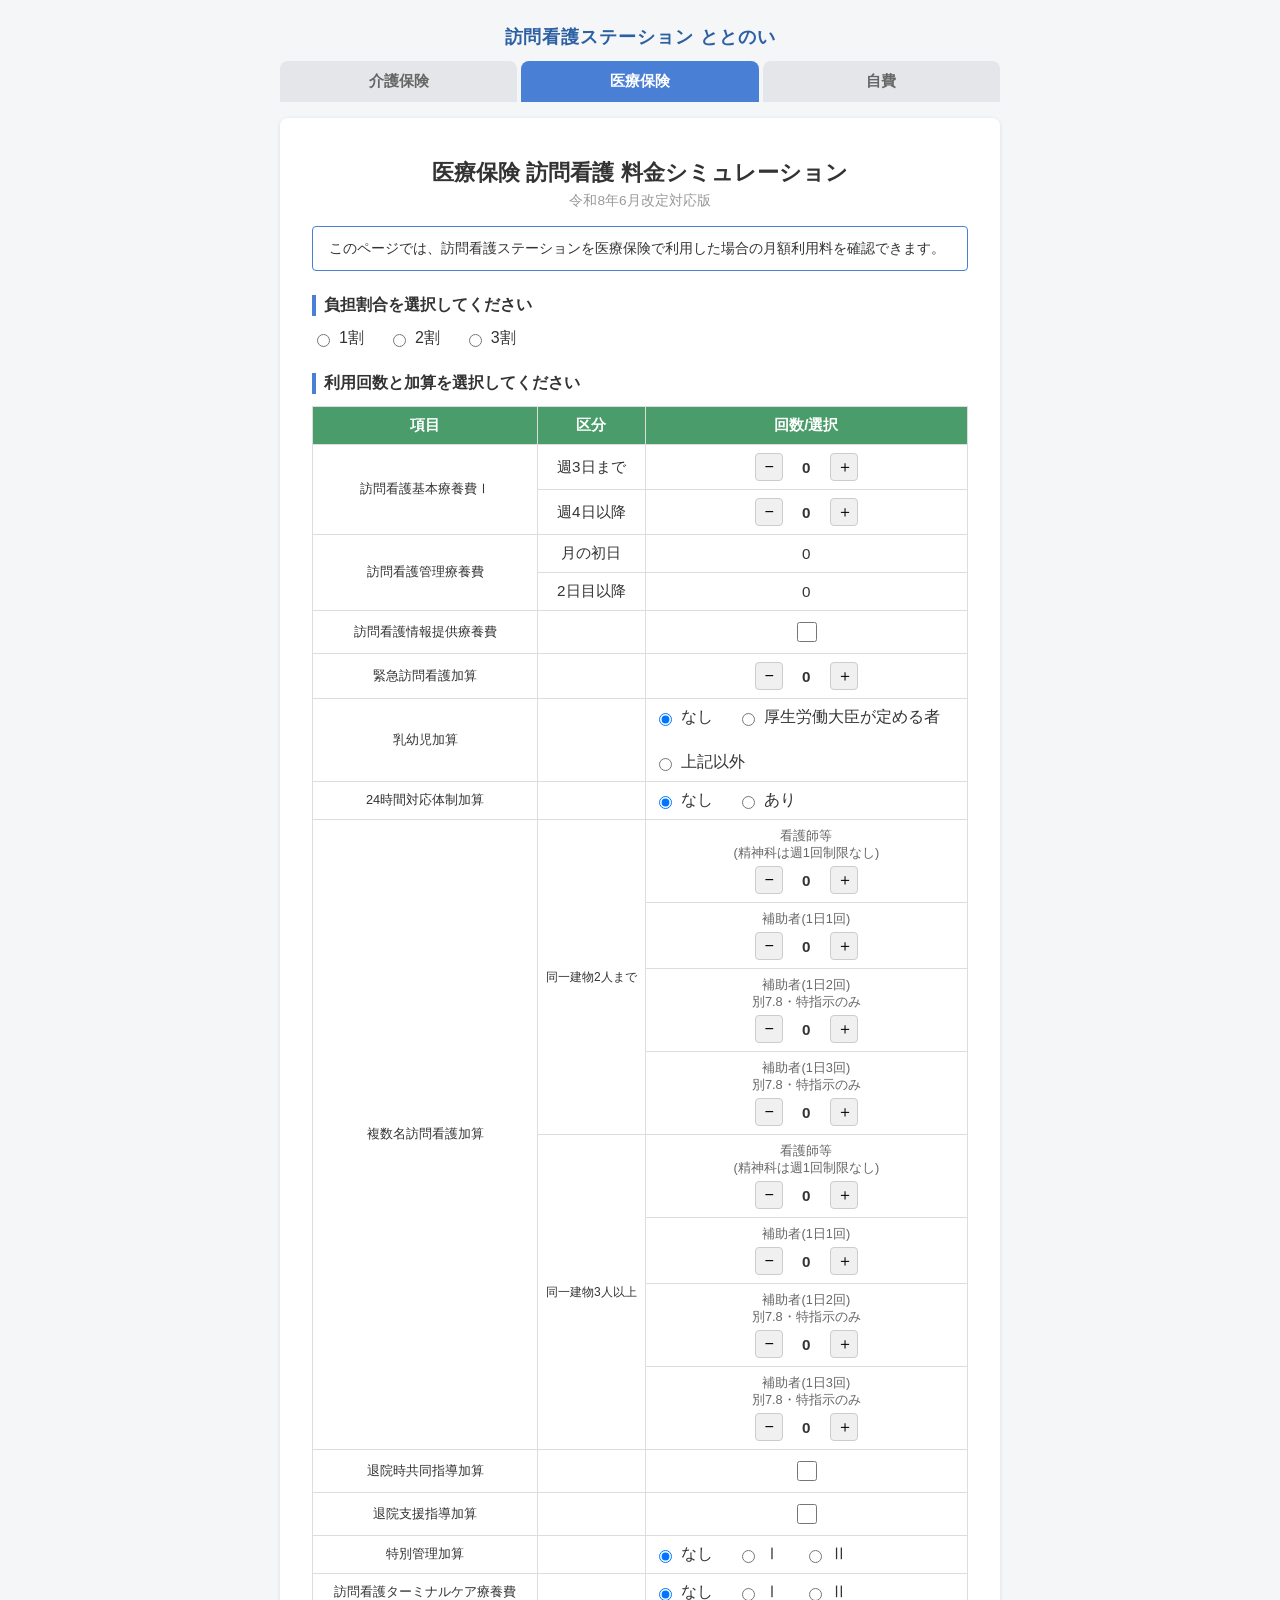
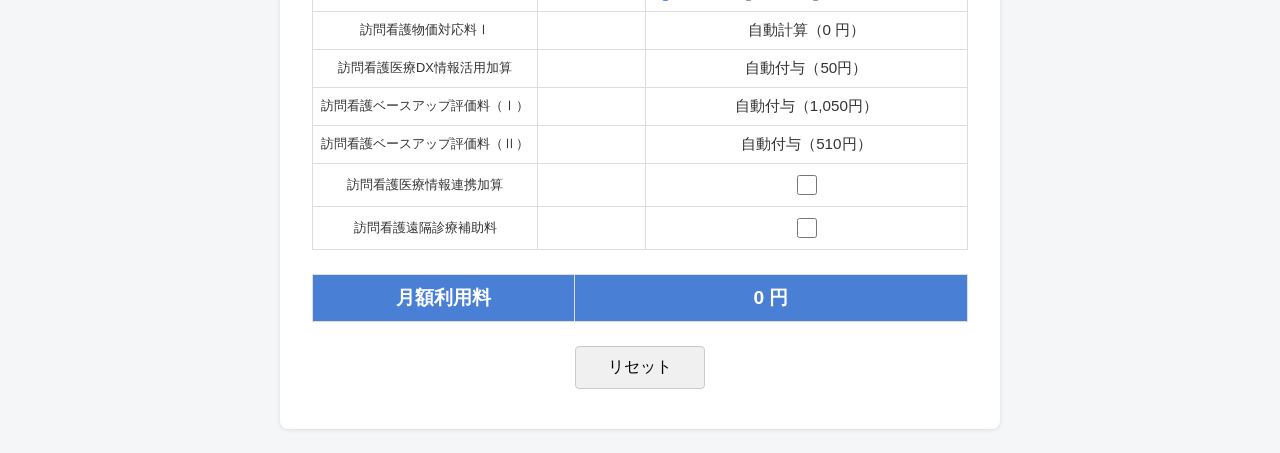
<file: iryouhoken/index.html>
<!DOCTYPE html>
<html lang="ja">
<head>
  <meta charset="UTF-8">
  <meta name="viewport" content="width=device-width, initial-scale=1.0">
  <title>医療保険 訪問看護 料金シミュレーション｜訪問看護ステーションととのい</title>
  <link rel="stylesheet" href="../shared/tabs.css">
  <link rel="stylesheet" href="style.css">
</head>
<body>
  <header class="site-header">
    <p class="site-name">訪問看護ステーション ととのい</p>
  </header>
  <nav class="tab-nav">
    <a href="../kaigo-houmonkango/" class="tab-nav-item">介護保険</a>
    <a href="../iryouhoken/" class="tab-nav-item active">医療保険</a>
    <a href="../jihi/" class="tab-nav-item">自費</a>
  </nav>
  <div class="container">
    <h1>医療保険 訪問看護 料金シミュレーション</h1>
    <p class="subtitle">令和8年6月改定対応版</p>

    <p class="description">
      このページでは、訪問看護ステーションを医療保険で利用した場合の月額利用料を確認できます。
    </p>

    <section class="section">
      <h2>負担割合を選択してください</h2>
      <div class="radio-group" id="futan-group">
        <label><input type="radio" name="futan" value="1"> 1割</label>
        <label><input type="radio" name="futan" value="2"> 2割</label>
        <label><input type="radio" name="futan" value="3"> 3割</label>
      </div>
    </section>

    <section class="section">
      <h2>利用回数と加算を選択してください</h2>
      <div class="table-scroll">
      <table class="ryoukin-table">
        <thead>
          <tr>
            <th>項目</th>
            <th>区分</th>
            <th>回数/選択</th>
          </tr>
        </thead>
        <tbody>
          <tr>
            <td class="item-name" rowspan="2">訪問看護基本療養費Ⅰ</td>
            <td>週3日まで</td>
            <td><div class="counter" data-key="shukan3"><button type="button" class="minus">−</button><span class="count">0</span><button type="button" class="plus">＋</button></div></td>
          </tr>
          <tr>
            <td>週4日以降</td>
            <td><div class="counter" data-key="shukan4"><button type="button" class="minus">−</button><span class="count">0</span><button type="button" class="plus">＋</button></div></td>
          </tr>
          <tr>
            <td class="item-name" rowspan="2">訪問看護管理療養費</td>
            <td>月の初日</td>
            <td><span id="kanri-shonichi-kaisuu">0</span></td>
          </tr>
          <tr>
            <td>2日目以降</td>
            <td><span id="kanri-2kaime-kaisuu">0</span></td>
          </tr>
          <tr>
            <td class="item-name">訪問看護情報提供療養費</td>
            <td></td>
            <td><input type="checkbox" id="jouhou-teikyou" class="kasan-checkbox"></td>
          </tr>
          <tr>
            <td class="item-name">緊急訪問看護加算</td>
            <td></td>
            <td><div class="counter" data-key="kinkyuu"><button type="button" class="minus">−</button><span class="count">0</span><button type="button" class="plus">＋</button></div></td>
          </tr>
          <tr>
            <td class="item-name">乳幼児加算</td>
            <td></td>
            <td>
              <div class="radio-group">
                <label><input type="radio" name="nyuuyouji" value="nashi" checked> なし</label>
                <label><input type="radio" name="nyuuyouji" value="daijin"> 厚生労働大臣が定める者</label>
                <label><input type="radio" name="nyuuyouji" value="sonota"> 上記以外</label>
              </div>
            </td>
          </tr>
          <tr>
            <td class="item-name">24時間対応体制加算</td>
            <td></td>
            <td>
              <div class="radio-group">
                <label><input type="radio" name="taiou24" value="nashi" checked> なし</label>
                <label><input type="radio" name="taiou24" value="ari"> あり</label>
              </div>
            </td>
          </tr>
          <tr>
            <td class="item-name" rowspan="8">複数名訪問看護加算</td>
            <td class="sub-label" rowspan="4">同一建物2人まで</td>
            <td><span class="counter-label">看護師等<br>(精神科は週1回制限なし)</span><div class="counter" data-key="fukusuumei_nin2_kangoshi"><button type="button" class="minus">−</button><span class="count">0</span><button type="button" class="plus">＋</button></div></td>
          </tr>
          <tr>
            <td><span class="counter-label">補助者(1日1回)</span><div class="counter" data-key="fukusuumei_nin2_hojo_1"><button type="button" class="minus">−</button><span class="count">0</span><button type="button" class="plus">＋</button></div></td>
          </tr>
          <tr>
            <td><span class="counter-label">補助者(1日2回)<br>別7.8・特指示のみ</span><div class="counter" data-key="fukusuumei_nin2_hojo_2"><button type="button" class="minus">−</button><span class="count">0</span><button type="button" class="plus">＋</button></div></td>
          </tr>
          <tr>
            <td><span class="counter-label">補助者(1日3回)<br>別7.8・特指示のみ</span><div class="counter" data-key="fukusuumei_nin2_hojo_3"><button type="button" class="minus">−</button><span class="count">0</span><button type="button" class="plus">＋</button></div></td>
          </tr>
          <tr>
            <td class="sub-label" rowspan="4">同一建物3人以上</td>
            <td><span class="counter-label">看護師等<br>(精神科は週1回制限なし)</span><div class="counter" data-key="fukusuumei_nin3_kangoshi"><button type="button" class="minus">−</button><span class="count">0</span><button type="button" class="plus">＋</button></div></td>
          </tr>
          <tr>
            <td><span class="counter-label">補助者(1日1回)</span><div class="counter" data-key="fukusuumei_nin3_hojo_1"><button type="button" class="minus">−</button><span class="count">0</span><button type="button" class="plus">＋</button></div></td>
          </tr>
          <tr>
            <td><span class="counter-label">補助者(1日2回)<br>別7.8・特指示のみ</span><div class="counter" data-key="fukusuumei_nin3_hojo_2"><button type="button" class="minus">−</button><span class="count">0</span><button type="button" class="plus">＋</button></div></td>
          </tr>
          <tr>
            <td><span class="counter-label">補助者(1日3回)<br>別7.8・特指示のみ</span><div class="counter" data-key="fukusuumei_nin3_hojo_3"><button type="button" class="minus">−</button><span class="count">0</span><button type="button" class="plus">＋</button></div></td>
          </tr>
          <tr>
            <td class="item-name">退院時共同指導加算</td>
            <td></td>
            <td><input type="checkbox" id="taiin-kyodo" class="kasan-checkbox"></td>
          </tr>
          <tr>
            <td class="item-name">退院支援指導加算</td>
            <td></td>
            <td><input type="checkbox" id="taiin-shien" class="kasan-checkbox"></td>
          </tr>
          <tr>
            <td class="item-name">特別管理加算</td>
            <td></td>
            <td>
              <div class="radio-group">
                <label><input type="radio" name="tokubetsu_kanri" value="nashi" checked> なし</label>
                <label><input type="radio" name="tokubetsu_kanri" value="I"> Ⅰ</label>
                <label><input type="radio" name="tokubetsu_kanri" value="II"> Ⅱ</label>
              </div>
            </td>
          </tr>
          <tr>
            <td class="item-name">訪問看護ターミナルケア療養費</td>
            <td></td>
            <td>
              <div class="radio-group">
                <label><input type="radio" name="terminal_care" value="nashi" checked> なし</label>
                <label><input type="radio" name="terminal_care" value="1"> Ⅰ</label>
                <label><input type="radio" name="terminal_care" value="2"> Ⅱ</label>
              </div>
            </td>
          </tr>
          <tr>
            <td class="item-name">訪問看護物価対応料Ⅰ</td>
            <td></td>
            <td>自動計算（<span id="bukka-yen">0</span> 円）</td>
          </tr>
          <tr>
            <td class="item-name">訪問看護医療DX情報活用加算</td>
            <td></td>
            <td>自動付与（<span id="iryou-dx-yen">0</span>円）</td>
          </tr>
          <tr>
            <td class="item-name">訪問看護ベースアップ評価料（Ⅰ）</td>
            <td></td>
            <td>自動付与（<span id="base-up-1-yen">0</span>円）</td>
          </tr>
          <tr>
            <td class="item-name">訪問看護ベースアップ評価料（Ⅱ）</td>
            <td></td>
            <td>自動付与（<span id="base-up-2-yen">0</span>円）</td>
          </tr>
          <tr>
            <td class="item-name">訪問看護医療情報連携加算</td>
            <td></td>
            <td><input type="checkbox" id="iryou-jouhou-renkei" class="kasan-checkbox"></td>
          </tr>
          <tr>
            <td class="item-name">訪問看護遠隔診療補助料</td>
            <td></td>
            <td><input type="checkbox" id="renkei-shinryo-hojo" class="kasan-checkbox"></td>
          </tr>
        </tbody>
      </table>
      </div>
    </section>

    <section class="section result">
      <table class="result-table">
        <tr class="total-row">
          <th>月額利用料</th>
          <td><span id="total-yen">0</span> 円</td>
        </tr>
      </table>
    </section>

    <button type="button" id="reset-btn" class="reset-btn">リセット</button>
  </div>

  <script src="data.js"></script>
  <script src="script.js"></script>
</body>
</html>
</file>
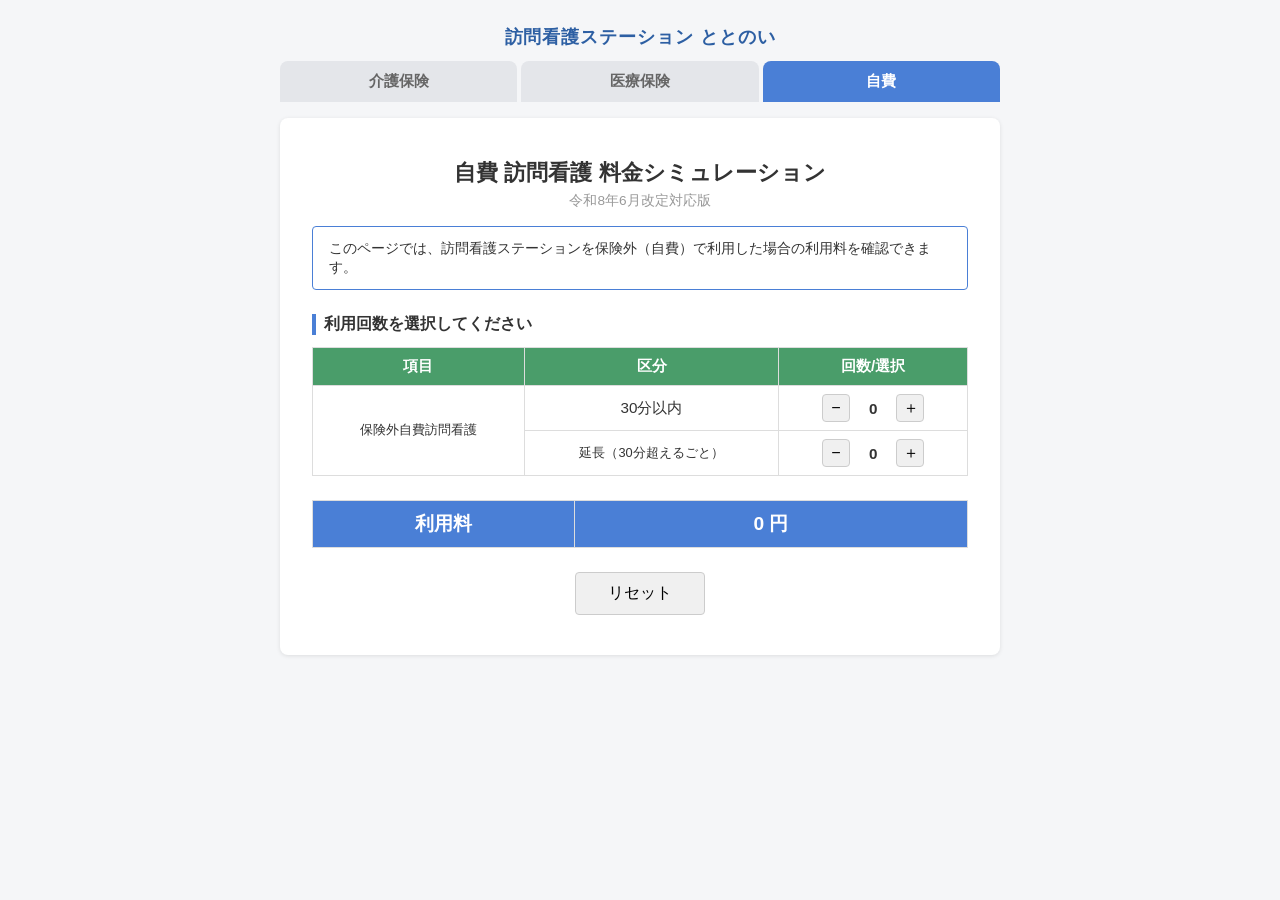
<file: jihi/index.html>
<!DOCTYPE html>
<html lang="ja">
<head>
  <meta charset="UTF-8">
  <meta name="viewport" content="width=device-width, initial-scale=1.0">
  <title>自費 訪問看護 料金シミュレーション｜訪問看護ステーションととのい</title>
  <link rel="stylesheet" href="../shared/tabs.css">
  <link rel="stylesheet" href="style.css">
</head>
<body>
  <header class="site-header">
    <p class="site-name">訪問看護ステーション ととのい</p>
  </header>
  <nav class="tab-nav">
    <a href="../kaigo-houmonkango/" class="tab-nav-item">介護保険</a>
    <a href="../iryouhoken/" class="tab-nav-item">医療保険</a>
    <a href="../jihi/" class="tab-nav-item active">自費</a>
  </nav>
  <div class="container">
    <h1>自費 訪問看護 料金シミュレーション</h1>
    <p class="subtitle">令和8年6月改定対応版</p>

    <p class="description">
      このページでは、訪問看護ステーションを保険外（自費）で利用した場合の利用料を確認できます。
    </p>

    <section class="section">
      <h2>利用回数を選択してください</h2>
      <div class="table-scroll">
      <table class="ryoukin-table">
        <thead>
          <tr>
            <th>項目</th>
            <th>区分</th>
            <th>回数/選択</th>
          </tr>
        </thead>
        <tbody>
          <tr>
            <td rowspan="2">保険外自費訪問看護</td>
            <td>30分以内</td>
            <td><div class="counter" data-key="base_30min"><button type="button" class="minus">−</button><span class="count">0</span><button type="button" class="plus">＋</button></div></td>
          </tr>
          <tr>
            <td>延長（30分超えるごと）</td>
            <td><div class="counter" data-key="extension_30min"><button type="button" class="minus">−</button><span class="count">0</span><button type="button" class="plus">＋</button></div></td>
          </tr>
        </tbody>
      </table>
      </div>
    </section>

    <section class="section result">
      <table class="result-table">
        <tr class="total-row">
          <th>利用料</th>
          <td><span id="total-yen">0</span> 円</td>
        </tr>
      </table>
    </section>

    <button type="button" id="reset-btn" class="reset-btn">リセット</button>
  </div>

  <script src="data.js"></script>
  <script src="script.js"></script>
</body>
</html>
</file>
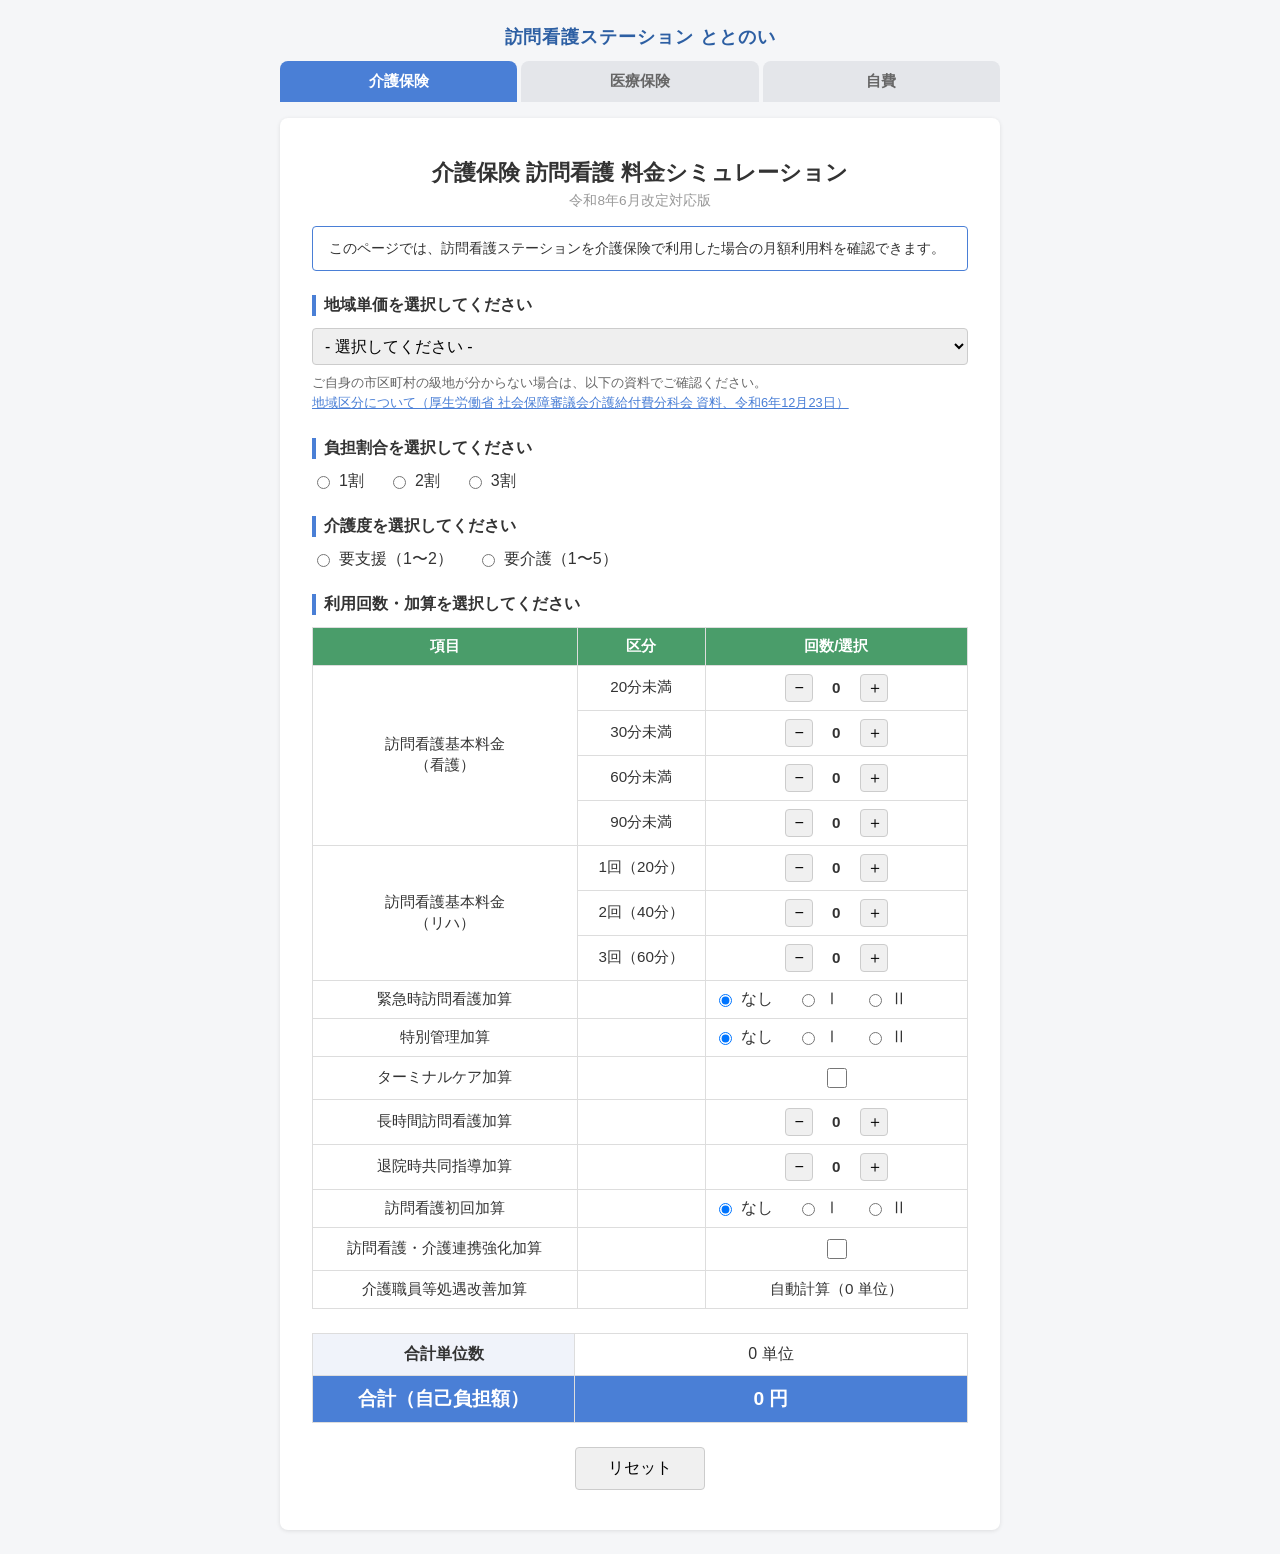
<file: kaigo-houmonkango/index.html>
<!DOCTYPE html>
<html lang="ja">
<head>
  <meta charset="UTF-8">
  <meta name="viewport" content="width=device-width, initial-scale=1.0">
  <title>介護保険 訪問看護 料金シミュレーション｜訪問看護ステーションととのい</title>
  <link rel="stylesheet" href="../shared/tabs.css">
  <link rel="stylesheet" href="style.css">
</head>
<body>
  <header class="site-header">
    <p class="site-name">訪問看護ステーション ととのい</p>
  </header>
  <nav class="tab-nav">
    <a href="../kaigo-houmonkango/" class="tab-nav-item active">介護保険</a>
    <a href="../iryouhoken/" class="tab-nav-item">医療保険</a>
    <a href="../jihi/" class="tab-nav-item">自費</a>
  </nav>
  <div class="container">
    <h1>介護保険 訪問看護 料金シミュレーション</h1>
    <p class="subtitle">令和8年6月改定対応版</p>

    <p class="description">
      このページでは、訪問看護ステーションを介護保険で利用した場合の月額利用料を確認できます。
    </p>

    <section class="section">
      <h2>地域単価を選択してください</h2>
      <select id="chiiki">
        <option value="">- 選択してください -</option>
      </select>
      <p class="chiiki-help">
        ご自身の市区町村の級地が分からない場合は、以下の資料でご確認ください。
        <br>
        <a href="https://www.mhlw.go.jp/content/12300000/001477917.pdf" target="_blank" rel="noopener noreferrer">地域区分について（厚生労働省 社会保障審議会介護給付費分科会 資料、令和6年12月23日）</a>
      </p>
    </section>

    <section class="section">
      <h2>負担割合を選択してください</h2>
      <div class="radio-group" id="futan-group">
        <label><input type="radio" name="futan" value="1"> 1割</label>
        <label><input type="radio" name="futan" value="2"> 2割</label>
        <label><input type="radio" name="futan" value="3"> 3割</label>
      </div>
    </section>

    <section class="section">
      <h2>介護度を選択してください</h2>
      <div class="radio-group" id="kaigodo-group">
        <label><input type="radio" name="kaigodo" value="yoshien"> 要支援（1〜2）</label>
        <label><input type="radio" name="kaigodo" value="yokaigo"> 要介護（1〜5）</label>
      </div>
    </section>

    <section class="section">
      <h2>利用回数・加算を選択してください</h2>
      <div class="table-scroll">
      <table class="ryoukin-table">
        <thead>
          <tr>
            <th>項目</th>
            <th>区分</th>
            <th>回数/選択</th>
          </tr>
        </thead>
        <tbody>
          <tr>
            <td rowspan="4">訪問看護基本料金<br>（看護）</td>
            <td>20分未満</td>
            <td><div class="counter" data-key="kango_under20"><button type="button" class="minus">−</button><span class="count">0</span><button type="button" class="plus">＋</button></div></td>
          </tr>
          <tr>
            <td>30分未満</td>
            <td><div class="counter" data-key="kango_under30"><button type="button" class="minus">−</button><span class="count">0</span><button type="button" class="plus">＋</button></div></td>
          </tr>
          <tr>
            <td>60分未満</td>
            <td><div class="counter" data-key="kango_under60"><button type="button" class="minus">−</button><span class="count">0</span><button type="button" class="plus">＋</button></div></td>
          </tr>
          <tr>
            <td>90分未満</td>
            <td><div class="counter" data-key="kango_under90"><button type="button" class="minus">−</button><span class="count">0</span><button type="button" class="plus">＋</button></div></td>
          </tr>
          <tr>
            <td rowspan="3">訪問看護基本料金<br>（リハ）</td>
            <td>1回（20分）</td>
            <td><div class="counter" data-key="riha_1"><button type="button" class="minus">−</button><span class="count">0</span><button type="button" class="plus">＋</button></div></td>
          </tr>
          <tr>
            <td>2回（40分）</td>
            <td><div class="counter" data-key="riha_2"><button type="button" class="minus">−</button><span class="count">0</span><button type="button" class="plus">＋</button></div></td>
          </tr>
          <tr>
            <td>3回（60分）</td>
            <td><div class="counter" data-key="riha_3"><button type="button" class="minus">−</button><span class="count">0</span><button type="button" class="plus">＋</button></div></td>
          </tr>
          <tr>
            <td>緊急時訪問看護加算</td>
            <td></td>
            <td>
              <div class="radio-group">
                <label><input type="radio" name="kinkyuji" value="nashi" checked> なし</label>
                <label><input type="radio" name="kinkyuji" value="I"> Ⅰ</label>
                <label><input type="radio" name="kinkyuji" value="II"> Ⅱ</label>
              </div>
            </td>
          </tr>
          <tr>
            <td>特別管理加算</td>
            <td></td>
            <td>
              <div class="radio-group">
                <label><input type="radio" name="tokubetsu_kanri" value="nashi" checked> なし</label>
                <label><input type="radio" name="tokubetsu_kanri" value="I"> Ⅰ</label>
                <label><input type="radio" name="tokubetsu_kanri" value="II"> Ⅱ</label>
              </div>
            </td>
          </tr>
          <tr>
            <td>ターミナルケア加算</td>
            <td></td>
            <td><input type="checkbox" id="terminal-care" class="kasan-checkbox"></td>
          </tr>
          <tr>
            <td>長時間訪問看護加算</td>
            <td></td>
            <td><div class="counter" data-key="chojikan"><button type="button" class="minus">−</button><span class="count">0</span><button type="button" class="plus">＋</button></div></td>
          </tr>
          <tr>
            <td>退院時共同指導加算</td>
            <td></td>
            <td><div class="counter" data-key="taiin_kyodo"><button type="button" class="minus">−</button><span class="count">0</span><button type="button" class="plus">＋</button></div></td>
          </tr>
          <tr>
            <td>訪問看護初回加算</td>
            <td></td>
            <td>
              <div class="radio-group">
                <label><input type="radio" name="shokai" value="nashi" checked> なし</label>
                <label><input type="radio" name="shokai" value="I"> Ⅰ</label>
                <label><input type="radio" name="shokai" value="II"> Ⅱ</label>
              </div>
            </td>
          </tr>
          <tr>
            <td>訪問看護・介護連携強化加算</td>
            <td></td>
            <td><input type="checkbox" id="renkei-kyoka" class="kasan-checkbox"></td>
          </tr>
          <tr>
            <td>介護職員等処遇改善加算</td>
            <td></td>
            <td>自動計算（<span id="shogu-units">0</span> 単位）</td>
          </tr>
        </tbody>
      </table>
      </div>
    </section>

    <section class="section result">
      <table class="result-table">
        <tr>
          <th>合計単位数</th>
          <td><span id="total-units">0</span> 単位</td>
        </tr>
        <tr class="total-row">
          <th>合計（自己負担額）</th>
          <td><span id="total-yen">0</span> 円</td>
        </tr>
      </table>
    </section>

    <button type="button" id="reset-btn" class="reset-btn">リセット</button>
  </div>

  <script src="data.js"></script>
  <script src="script.js"></script>
</body>
</html>
</file>
<file: shared/tabs.css>
.site-header {
  max-width: 720px;
  margin: 0 auto 12px;
  text-align: center;
}

.site-name {
  margin: 0;
  font-size: 1.15rem;
  font-weight: bold;
  color: #2d5fa3;
  letter-spacing: 0.05em;
}

.tab-nav {
  display: flex;
  max-width: 720px;
  margin: 0 auto 16px;
  gap: 4px;
}

.tab-nav-item {
  flex: 1;
  text-align: center;
  padding: 10px;
  text-decoration: none;
  font-weight: bold;
  font-size: 0.95rem;
  color: #666;
  background-color: #e4e6ea;
  border-radius: 8px 8px 0 0;
}

.tab-nav-item.active {
  color: #fff;
  background-color: #4a7fd6;
}

@media (max-width: 480px) {
  .site-name {
    font-size: 0.95rem;
  }

  .tab-nav {
    margin: 0 auto 8px;
    gap: 2px;
  }

  .tab-nav-item {
    padding: 8px 2px;
    font-size: 0.8rem;
  }
}
</file>
<file: iryouhoken/style.css>
* {
  box-sizing: border-box;
}

body {
  margin: 0;
  padding: 24px;
  font-family: "Hiragino Kaku Gothic ProN", "Meiryo", sans-serif;
  background-color: #f5f6f8;
  color: #333;
}

.container {
  max-width: 720px;
  margin: 0 auto;
  background-color: #fff;
  padding: 24px 32px 40px;
  border-radius: 8px;
  box-shadow: 0 1px 4px rgba(0, 0, 0, 0.1);
}

h1 {
  text-align: center;
  font-size: 1.4rem;
  margin-bottom: 4px;
}

.subtitle {
  text-align: center;
  color: #999;
  font-size: 0.85rem;
  margin-top: 0;
  margin-bottom: 16px;
}

.description {
  border: 1px solid #4a7fd6;
  border-radius: 4px;
  padding: 12px 16px;
  font-size: 0.9rem;
  margin-bottom: 24px;
}

.section {
  margin-bottom: 24px;
}

.section h2 {
  font-size: 1rem;
  border-left: 4px solid #4a7fd6;
  padding-left: 8px;
  margin-bottom: 12px;
}

.radio-group {
  display: flex;
  gap: 24px;
  flex-wrap: wrap;
}

.radio-group label {
  display: flex;
  align-items: center;
  gap: 6px;
  font-size: 1rem;
}

.table-scroll {
  overflow-x: auto;
}

.ryoukin-table {
  width: 100%;
  min-width: 480px;
  border-collapse: collapse;
  font-size: 0.95rem;
}

.ryoukin-table th,
.ryoukin-table td {
  border: 1px solid #ddd;
  padding: 8px;
  text-align: center;
}

.ryoukin-table td.item-name {
  white-space: nowrap;
  font-size: 0.8rem;
}

.ryoukin-table td.sub-label {
  white-space: nowrap;
  font-size: 0.75rem;
}

.ryoukin-table thead th {
  background-color: #4a9d6a;
  color: #fff;
}

.counter-label {
  display: block;
  font-size: 0.8rem;
  color: #666;
  margin-bottom: 4px;
}

.counter {
  display: flex;
  align-items: center;
  justify-content: center;
  gap: 8px;
}

.counter button {
  width: 28px;
  height: 28px;
  border: 1px solid #ccc;
  background-color: #f0f0f0;
  border-radius: 4px;
  font-size: 1rem;
  cursor: pointer;
  line-height: 1;
}

.counter button:hover {
  background-color: #e0e0e0;
}

.counter .count {
  display: inline-block;
  min-width: 2em;
  font-weight: bold;
}

.kasan-checkbox {
  width: 20px;
  height: 20px;
  cursor: pointer;
}

.result-table {
  width: 100%;
  border-collapse: collapse;
}

.result-table th,
.result-table td {
  padding: 10px;
  border: 1px solid #ddd;
  text-align: center;
}

.result-table th {
  background-color: #f0f3fa;
  width: 40%;
}

.result-table .total-row th,
.result-table .total-row td {
  background-color: #4a7fd6;
  color: #fff;
  font-size: 1.2rem;
  font-weight: bold;
}

.reset-btn {
  display: block;
  margin: 0 auto;
  padding: 10px 32px;
  font-size: 1rem;
  background-color: #f0f0f0;
  border: 1px solid #ccc;
  border-radius: 4px;
  cursor: pointer;
}

.reset-btn:hover {
  background-color: #e0e0e0;
}

@media (max-width: 480px) {
  body {
    padding: 8px;
  }

  .container {
    padding: 16px 12px 24px;
  }

  .table-scroll {
    overflow-x: visible;
  }

  .ryoukin-table {
    min-width: 0;
    table-layout: fixed;
    font-size: 0.7rem;
  }

  .ryoukin-table th,
  .ryoukin-table td {
    padding: 4px 2px;
    word-break: break-word;
  }

  .ryoukin-table th:nth-child(1),
  .ryoukin-table td:nth-child(1) {
    width: 32%;
  }

  .ryoukin-table th:nth-child(2),
  .ryoukin-table td:nth-child(2) {
    width: 18%;
  }

  .ryoukin-table th:nth-child(3),
  .ryoukin-table td:nth-child(3) {
    width: 50%;
  }

  .ryoukin-table td:first-child {
    white-space: normal;
    font-size: 0.7rem;
  }

  .radio-group {
    flex-direction: column;
    gap: 4px;
  }

  .counter button {
    width: 22px;
    height: 22px;
    font-size: 0.85rem;
  }

  .counter .count {
    min-width: 1.5em;
  }
}
</file>
<file: jihi/style.css>
* {
  box-sizing: border-box;
}

body {
  margin: 0;
  padding: 24px;
  font-family: "Hiragino Kaku Gothic ProN", "Meiryo", sans-serif;
  background-color: #f5f6f8;
  color: #333;
}

.container {
  max-width: 720px;
  margin: 0 auto;
  background-color: #fff;
  padding: 24px 32px 40px;
  border-radius: 8px;
  box-shadow: 0 1px 4px rgba(0, 0, 0, 0.1);
}

h1 {
  text-align: center;
  font-size: 1.4rem;
  margin-bottom: 4px;
}

.subtitle {
  text-align: center;
  color: #999;
  font-size: 0.85rem;
  margin-top: 0;
  margin-bottom: 16px;
}

.description {
  border: 1px solid #4a7fd6;
  border-radius: 4px;
  padding: 12px 16px;
  font-size: 0.9rem;
  margin-bottom: 24px;
}

.section {
  margin-bottom: 24px;
}

.section h2 {
  font-size: 1rem;
  border-left: 4px solid #4a7fd6;
  padding-left: 8px;
  margin-bottom: 12px;
}

.table-scroll {
  overflow-x: auto;
}

.ryoukin-table {
  width: 100%;
  min-width: 480px;
  border-collapse: collapse;
  font-size: 0.95rem;
}

.ryoukin-table th,
.ryoukin-table td {
  border: 1px solid #ddd;
  padding: 8px;
  text-align: center;
}

.ryoukin-table td:first-child {
  white-space: nowrap;
  font-size: 0.8rem;
}

.ryoukin-table thead th {
  background-color: #4a9d6a;
  color: #fff;
}

.counter {
  display: flex;
  align-items: center;
  justify-content: center;
  gap: 8px;
}

.counter button {
  width: 28px;
  height: 28px;
  border: 1px solid #ccc;
  background-color: #f0f0f0;
  border-radius: 4px;
  font-size: 1rem;
  cursor: pointer;
  line-height: 1;
}

.counter button:hover {
  background-color: #e0e0e0;
}

.counter .count {
  display: inline-block;
  min-width: 2em;
  font-weight: bold;
}

.result-table {
  width: 100%;
  border-collapse: collapse;
}

.result-table th,
.result-table td {
  padding: 10px;
  border: 1px solid #ddd;
  text-align: center;
}

.result-table th {
  background-color: #f0f3fa;
  width: 40%;
}

.result-table .total-row th,
.result-table .total-row td {
  background-color: #4a7fd6;
  color: #fff;
  font-size: 1.2rem;
  font-weight: bold;
}

.reset-btn {
  display: block;
  margin: 0 auto;
  padding: 10px 32px;
  font-size: 1rem;
  background-color: #f0f0f0;
  border: 1px solid #ccc;
  border-radius: 4px;
  cursor: pointer;
}

.reset-btn:hover {
  background-color: #e0e0e0;
}

@media (max-width: 480px) {
  body {
    padding: 8px;
  }

  .container {
    padding: 16px 12px 24px;
  }

  .table-scroll {
    overflow-x: visible;
  }

  .ryoukin-table {
    min-width: 0;
    table-layout: fixed;
    font-size: 0.7rem;
  }

  .ryoukin-table th,
  .ryoukin-table td {
    padding: 4px 2px;
    word-break: break-word;
  }

  .ryoukin-table th:nth-child(1),
  .ryoukin-table td:nth-child(1) {
    width: 32%;
  }

  .ryoukin-table th:nth-child(2),
  .ryoukin-table td:nth-child(2) {
    width: 18%;
  }

  .ryoukin-table th:nth-child(3),
  .ryoukin-table td:nth-child(3) {
    width: 50%;
  }

  .ryoukin-table td:first-child {
    white-space: normal;
    font-size: 0.7rem;
  }

  .counter button {
    width: 22px;
    height: 22px;
    font-size: 0.85rem;
  }

  .counter .count {
    min-width: 1.5em;
  }
}
</file>
<file: kaigo-houmonkango/style.css>
* {
  box-sizing: border-box;
}

body {
  margin: 0;
  padding: 24px;
  font-family: "Hiragino Kaku Gothic ProN", "Meiryo", sans-serif;
  background-color: #f5f6f8;
  color: #333;
}

.container {
  max-width: 720px;
  margin: 0 auto;
  background-color: #fff;
  padding: 24px 32px 40px;
  border-radius: 8px;
  box-shadow: 0 1px 4px rgba(0, 0, 0, 0.1);
}

h1 {
  text-align: center;
  font-size: 1.4rem;
  margin-bottom: 4px;
}

.subtitle {
  text-align: center;
  color: #999;
  font-size: 0.85rem;
  margin-top: 0;
  margin-bottom: 16px;
}

.description {
  border: 1px solid #4a7fd6;
  border-radius: 4px;
  padding: 12px 16px;
  font-size: 0.9rem;
  margin-bottom: 24px;
}

.section {
  margin-bottom: 24px;
}

.section h2 {
  font-size: 1rem;
  border-left: 4px solid #4a7fd6;
  padding-left: 8px;
  margin-bottom: 12px;
}

select {
  width: 100%;
  padding: 8px;
  font-size: 1rem;
  border: 1px solid #ccc;
  border-radius: 4px;
}

.chiiki-help {
  font-size: 0.8rem;
  color: #666;
  margin-top: 8px;
  line-height: 1.6;
}

.chiiki-help a {
  color: #4a7fd6;
}

.radio-group {
  display: flex;
  gap: 24px;
  flex-wrap: wrap;
}

.radio-group label {
  display: flex;
  align-items: center;
  gap: 6px;
  font-size: 1rem;
}

.table-scroll {
  overflow-x: auto;
}

.ryoukin-table {
  width: 100%;
  min-width: 480px;
  border-collapse: collapse;
  font-size: 0.95rem;
}

.ryoukin-table th,
.ryoukin-table td {
  border: 1px solid #ddd;
  padding: 8px;
  text-align: center;
}

.ryoukin-table thead th {
  background-color: #4a9d6a;
  color: #fff;
}

.counter {
  display: flex;
  align-items: center;
  justify-content: center;
  gap: 8px;
}

.counter button {
  width: 28px;
  height: 28px;
  border: 1px solid #ccc;
  background-color: #f0f0f0;
  border-radius: 4px;
  font-size: 1rem;
  cursor: pointer;
  line-height: 1;
}

.counter button:hover {
  background-color: #e0e0e0;
}

.counter .count {
  display: inline-block;
  min-width: 2em;
  font-weight: bold;
}

.kasan-checkbox {
  width: 20px;
  height: 20px;
  cursor: pointer;
}

.result-table {
  width: 100%;
  border-collapse: collapse;
}

.result-table th,
.result-table td {
  padding: 10px;
  border: 1px solid #ddd;
  text-align: center;
}

.result-table th {
  background-color: #f0f3fa;
  width: 40%;
}

.result-table .total-row th,
.result-table .total-row td {
  background-color: #4a7fd6;
  color: #fff;
  font-size: 1.2rem;
  font-weight: bold;
}

.reset-btn {
  display: block;
  margin: 0 auto;
  padding: 10px 32px;
  font-size: 1rem;
  background-color: #f0f0f0;
  border: 1px solid #ccc;
  border-radius: 4px;
  cursor: pointer;
}

.reset-btn:hover {
  background-color: #e0e0e0;
}

@media (max-width: 480px) {
  body {
    padding: 8px;
  }

  .container {
    padding: 16px 12px 24px;
  }

  .table-scroll {
    overflow-x: visible;
  }

  .ryoukin-table {
    min-width: 0;
    table-layout: fixed;
    font-size: 0.7rem;
  }

  .ryoukin-table th,
  .ryoukin-table td {
    padding: 4px 2px;
    word-break: break-word;
  }

  .ryoukin-table th:nth-child(1),
  .ryoukin-table td:nth-child(1) {
    width: 32%;
  }

  .ryoukin-table th:nth-child(2),
  .ryoukin-table td:nth-child(2) {
    width: 18%;
  }

  .ryoukin-table th:nth-child(3),
  .ryoukin-table td:nth-child(3) {
    width: 50%;
  }

  .ryoukin-table td:first-child {
    white-space: normal;
    font-size: 0.7rem;
  }

  .radio-group {
    flex-direction: column;
    gap: 4px;
  }

  .counter button {
    width: 22px;
    height: 22px;
    font-size: 0.85rem;
  }

  .counter .count {
    min-width: 1.5em;
  }
}
</file>
